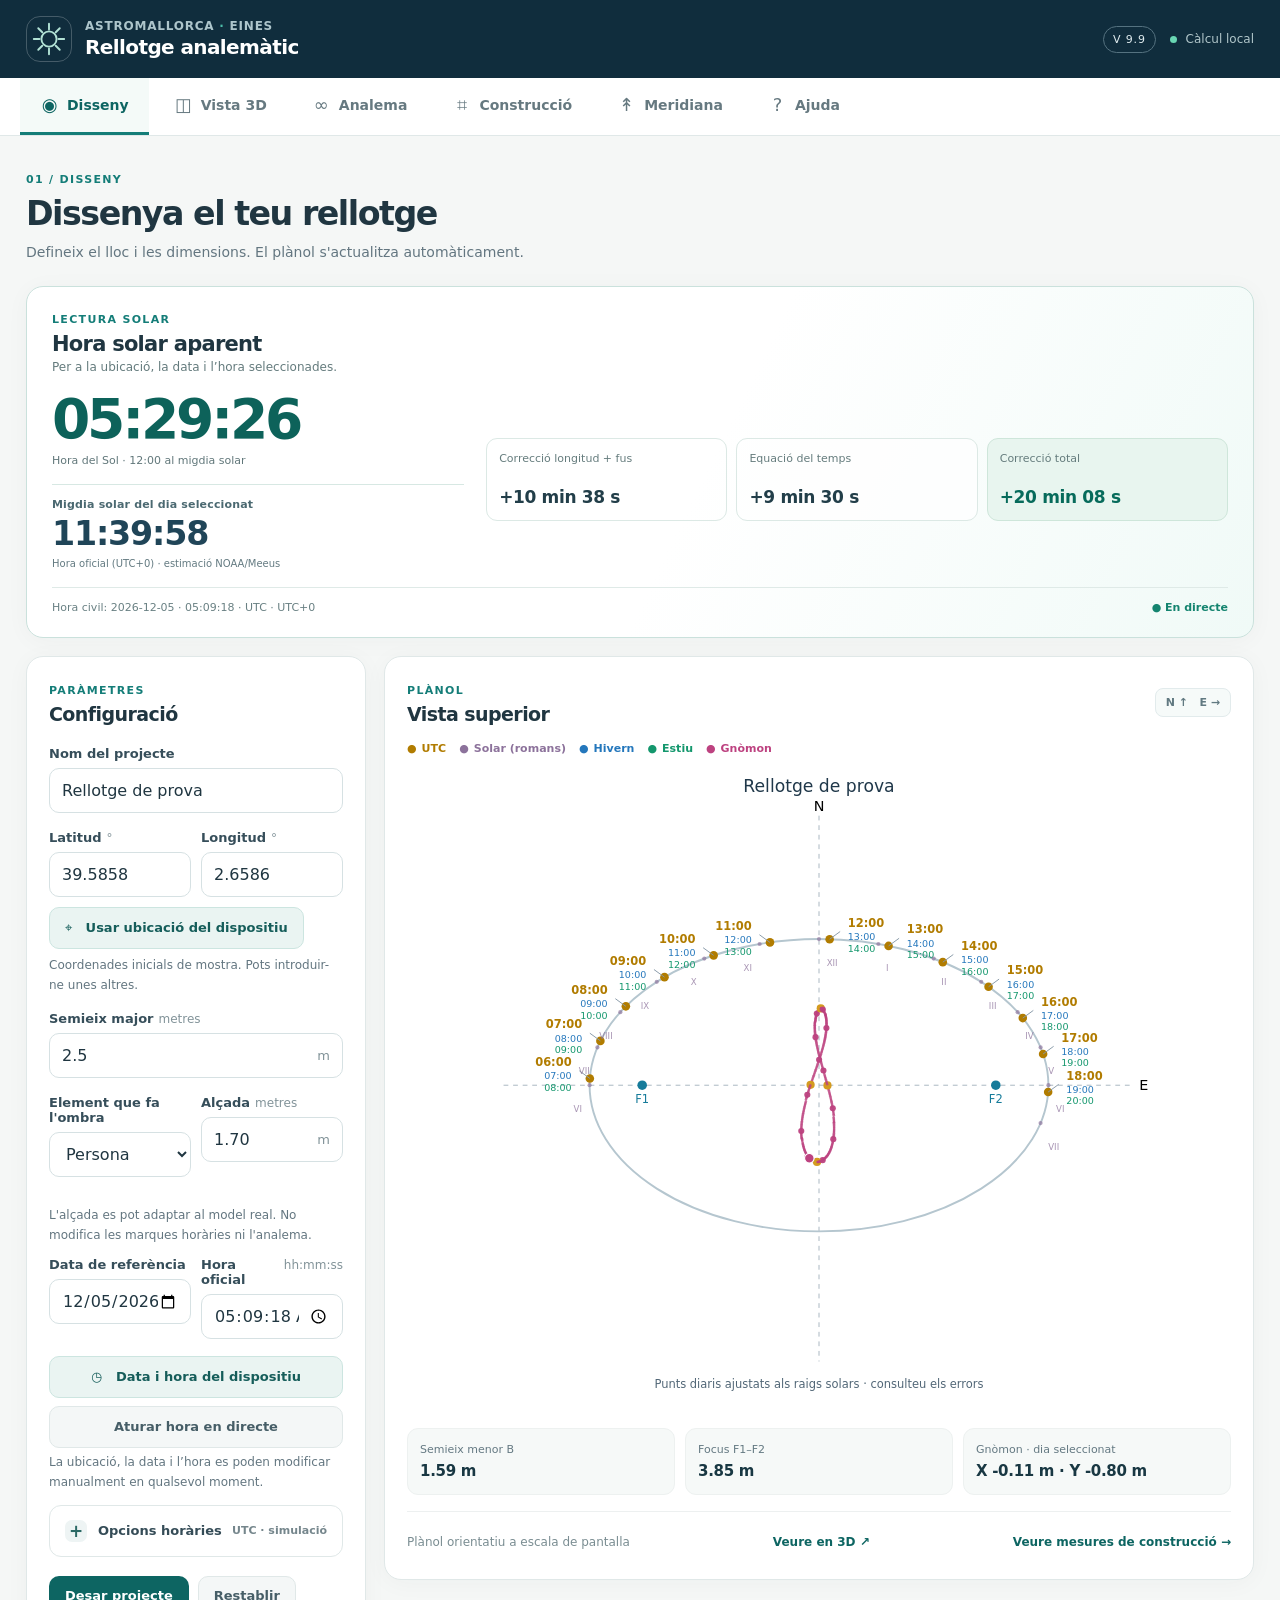
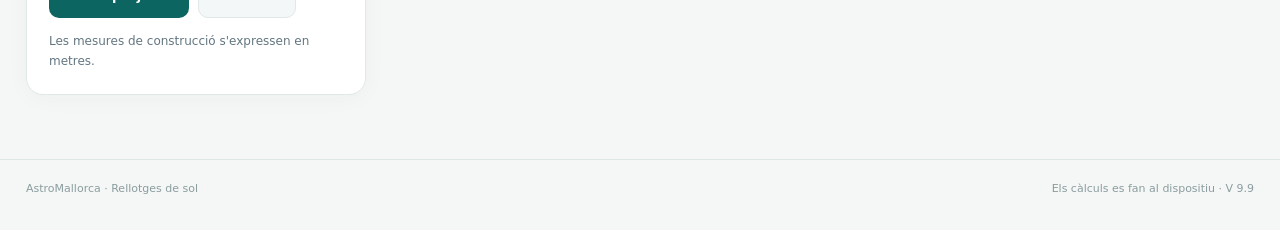
<file: index.html>
<!doctype html>
<html lang="ca">
<head>
<meta charset="utf-8">
<meta name="viewport" content="width=device-width,initial-scale=1,viewport-fit=cover">
<meta name="theme-color" content="#102d3d">
<meta name="description" content="Dissenya, orienta i construeix el teu rellotge analemàtic amb AstroMallorca.">
<link rel="manifest" href="manifest.webmanifest">
<link rel="icon" type="image/png" sizes="192x192" href="logoArsA-192.png">
<link rel="apple-touch-icon" sizes="192x192" href="logoArsA-192.png">
<link rel="stylesheet" href="ui.css">
<link rel="stylesheet" href="simulacio-3d.css">
<title>Rellotge analemàtic · AstroMallorca</title>
</head>
<body class="app-shell">
<header class="app-header">
  <div class="header-inner">
    <div class="brand-mark" aria-hidden="true">
      <svg viewBox="0 0 40 40" width="38" height="38"><circle cx="20" cy="20" r="8" fill="none" stroke="currentColor" stroke-width="2"/><path d="M20 4v6m0 20v6M4 20h6m20 0h6M8.7 8.7l4.2 4.2m14.2 14.2 4.2 4.2m0-22.6-4.2 4.2M12.9 27.1l-4.2 4.2" stroke="currentColor" stroke-width="2" stroke-linecap="round"/></svg>
    </div>
    <div class="brand-titles"><span class="brand-name">AstroMallorca <span class="brand-dot">·</span> Eines</span><span class="brand-subtitle">Rellotge analemàtic</span></div>
    <div class="header-right"><span class="version-label">V 9.9</span><span class="local-label"><span class="status-dot"></span> Càlcul local</span></div>
  </div>
</header>
<nav class="tab-navigation" aria-label="Seccions de l'aplicació">
  <div class="nav-inner" role="tablist" aria-label="Pantalles principals">
    <button type="button" class="nav-tab active" id="tab-disseny" data-tab="disseny" role="tab" aria-controls="view-disseny" aria-selected="true"><span class="nav-symbol" aria-hidden="true">◉</span><span>Disseny</span></button>
    <button type="button" class="nav-tab" id="tab-simulacio" data-tab="simulacio" role="tab" aria-controls="view-simulacio" aria-selected="false"><span class="nav-symbol" aria-hidden="true">◫</span><span>Vista 3D</span></button>
    <button type="button" class="nav-tab" id="tab-analema" data-tab="analema" role="tab" aria-controls="view-analema" aria-selected="false"><span class="nav-symbol" aria-hidden="true">∞</span><span>Analema</span></button>
    <button type="button" class="nav-tab" id="tab-construccio" data-tab="construccio" role="tab" aria-controls="view-construccio" aria-selected="false"><span class="nav-symbol" aria-hidden="true">⌗</span><span>Construcció</span></button>
    <button type="button" class="nav-tab" id="tab-meridiana" data-tab="meridiana" role="tab" aria-controls="view-meridiana" aria-selected="false"><span class="nav-symbol" aria-hidden="true">↟</span><span>Meridiana</span></button>
    <button type="button" class="nav-tab" id="tab-ajuda" data-tab="ajuda" role="tab" aria-controls="view-ajuda" aria-selected="false"><span class="nav-symbol" aria-hidden="true">?</span><span>Ajuda</span></button>
  </div>
</nav>
<main class="app-main">
  <section class="app-view active" id="view-disseny" role="tabpanel" aria-labelledby="tab-disseny">
    <div class="page-heading"><div><span class="eyebrow">01 / DISSENY</span><h1>Dissenya el teu rellotge</h1><p>Defineix el lloc i les dimensions. El plànol s'actualitza automàticament.</p></div></div>
    <section class="surface solar-clock-surface" aria-labelledby="solar-clock-title">
      <div class="solar-clock-intro"><span class="subheading">LECTURA SOLAR</span><h2 id="solar-clock-title">Hora solar aparent</h2><p>Per a la ubicació, la data i l’hora seleccionades.</p></div>
      <div class="solar-clock-body">
        <div class="solar-clock-primary"><strong id="solarTime" class="solar-time-digits">--:--:--</strong><span id="solarDayNote" class="solar-day-note"></span><span class="solar-clock-caption">Hora del Sol · 12:00 al migdia solar</span>
          <div class="solar-noon"><span class="solar-noon-label">Migdia solar del dia seleccionat</span><strong id="solarNoonTime" class="solar-noon-time">--:--:--</strong><span id="solarNoonNote" class="solar-noon-note">Hora oficial de la culminació solar.</span></div></div>
        <div class="solar-clock-metrics"><div><span>Correcció longitud + fus</span><strong id="solarLongitudeCorrection">—</strong></div><div><span>Equació del temps</span><strong id="solarEquationCorrection">—</strong></div><div class="solar-clock-total"><span>Correcció total</span><strong id="solarTotalCorrection">—</strong></div></div>
      </div>
      <div class="solar-clock-footer"><span id="solarClockContext">Selecciona una data i una hora.</span><span id="solarClockMode">Lectura manual</span></div>
    </section>
    <div class="design-grid">
      <section class="surface form-surface" aria-labelledby="design-settings-title">
        <div class="surface-heading"><div><span class="subheading">PARÀMETRES</span><h2 id="design-settings-title">Configuració</h2></div></div>
        <div class="field"><label for="name">Nom del projecte</label><input id="name" value="Rellotge de prova" autocomplete="off"></div>
        <div class="field-grid"><div class="field"><label for="lat">Latitud <span class="unit">°</span></label><input id="lat" type="number" min="-89" max="89" step="0.000001" value="39.5858" inputmode="decimal"></div><div class="field"><label for="lon">Longitud <span class="unit">°</span></label><input id="lon" type="number" min="-180" max="180" step="0.000001" value="2.6586" inputmode="decimal"></div></div>
        <div class="device-control"><button type="button" id="useLocation" class="btn btn-secondary">⌖ &nbsp; Usar ubicació del dispositiu</button><p id="locationStatus" class="hint" role="status" aria-live="polite">Coordenades inicials de mostra. Pots introduir-ne unes altres.</p></div>
        <div class="field"><label for="a">Semieix major <span class="unit">metres</span></label><div class="input-suffix"><input id="a" type="number" step="0.1" min="0.5" value="2.5" inputmode="decimal"><span aria-hidden="true">m</span></div></div>
        <div class="field-grid"><div class="field"><label for="gnomonType">Element que fa l'ombra</label><select id="gnomonType"><option value="persona">Persona</option><option value="vareta">Vareta vertical</option></select></div><div class="field"><label for="gnomonHeight">Alçada <span class="unit">metres</span></label><div class="input-suffix"><input id="gnomonHeight" type="number" min="0.10" max="20" step="0.05" value="1.70" inputmode="decimal"><span aria-hidden="true">m</span></div></div></div>
        <p class="hint">L'alçada es pot adaptar al model real. No modifica les marques horàries ni l'analema.</p>
        <div class="field-grid"><div class="field"><label for="date">Data de referència</label><input id="date" type="date" value="2026-11-24"></div><div class="field"><label for="time">Hora oficial <span class="unit">hh:mm:ss</span></label><input id="time" type="time" step="1" value="12:00:00"></div></div>
        <div class="device-actions"><button type="button" id="useDeviceTime" class="btn btn-secondary">◷ &nbsp; Data i hora del dispositiu</button><button type="button" id="toggleLive" class="btn btn-quiet" aria-pressed="false">Activar hora en directe</button></div>
        <p class="hint device-hint">La ubicació, la data i l’hora es poden modificar manualment en qualsevol moment.</p>
        <details class="fold"><summary>Opcions horàries <span class="fold-hint">UTC · simulació</span></summary><div class="fold-content">
          <div class="field"><label for="step">Interval de marques</label><select id="step"><option value="1">Cada hora</option><option value="0.5">Cada mitja hora</option></select></div>
          <div class="field-grid"><div class="field"><label for="from">Primera hora UTC</label><input id="from" type="number" min="0" max="23" value="6"></div><div class="field"><label for="to">Darrera hora UTC</label><input id="to" type="number" min="1" max="24" value="18"></div></div>
          <div class="field"><label for="tzMode">Fus horari de l’hora introduïda</label><select id="tzMode"><option value="device">Automàtic · fus del dispositiu</option><option value="manual">Introduir desfasament UTC</option></select></div>
          <div class="field" id="manualTimezoneField" hidden><label for="tzManual">Desfasament manual respecte d’UTC (hores)</label><input id="tzManual" type="number" min="-12" max="14" step="0.25" value="1" inputmode="decimal"><p class="hint">Per exemple, UTC+1 = 1; UTC−3 = -3. Inclou l’horari d’estiu, si correspon.</p></div>
          <p class="hint">Si introdueixes coordenades d’un altre país, comprova el fus horari. Les hores UTC de les marques del rellotge continuen essent fixes.</p>
        </div></details>
        <div class="form-actions"><button type="button" id="save" class="btn btn-primary">Desar projecte</button><button type="button" id="reset" class="btn btn-quiet">Restablir</button></div>
        <p class="hint form-footnote">Les mesures de construcció s'expressen en metres.</p>
      </section>
      <section class="surface plan-surface" aria-labelledby="plan-heading">
        <div class="surface-heading"><div><span class="subheading">PLÀNOL</span><h2 id="plan-heading">Vista superior</h2></div><span class="direction-chip">N ↑ &nbsp; E →</span></div>
        <div class="legend"><span class="solar">UTC</span><span class="solar-hours">Solar (romans)</span><span class="winter">Hivern</span><span class="summer">Estiu</span><span class="analemma">Gnòmon</span></div>
        <div class="drawing-frame"><svg id="drawing" viewBox="0 0 800 680" role="img" aria-label="Plànol geomètric del rellotge"></svg></div>
        <div class="stat"><div><span>Semieix menor B</span><strong id="bval">—</strong></div><div><span>Focus F1–F2</span><strong id="cval">—</strong></div><div><span>Gnòmon · dia seleccionat</span><strong id="gval">—</strong></div></div>
        <div class="plan-footer"><span>Plànol orientatiu a escala de pantalla</span><button class="inline-action" type="button" data-goto="simulacio">Veure en 3D ↗</button><button type="button" class="inline-action" data-goto="construccio">Veure mesures de construcció <span aria-hidden="true">→</span></button></div>
      </section>
    </div>
  </section>

  <section class="app-view" id="view-simulacio" role="tabpanel" aria-labelledby="tab-simulacio" hidden>
    <div class="page-heading"><div><span class="eyebrow">02 / SIMULACIÓ</span><h1>El rellotge en 3D</h1><p>Gira el model i observa l'ombra solar a qualsevol data i hora, amb les dimensions de Disseny.</p></div></div>
    <div class="simulation-layout">
      <section class="surface scene-surface" aria-label="Model tridimensional interactiu del rellotge">
        <div class="scene-toolbar"><span class="subheading">RELLOTGE SOLAR · VISUALITZACIÓ</span><span id="scene3dState" class="scene-badge">Ombra calculada</span></div>
        <div class="scene-canvas-wrap"><canvas id="scene3d" role="img" aria-label="Simulació tridimensional del rellotge analemàtic. Gira amb el dit o el ratolí, acosta amb dos dits i canvia la vista amb els botons."></canvas>
          <div class="scene-instructions">Arrossega per girar · Pessiga o usa la roda per acostar · Ombres sobre terreny pla</div>
        </div>
        <div class="scene-camera-actions" aria-label="Controls de càmera"><button id="sceneLeft" type="button" aria-label="Girar a l'esquerra">↶</button><button id="sceneRight" type="button" aria-label="Girar a la dreta">↷</button><button id="sceneZoomIn" type="button" aria-label="Apropar">+</button><button id="sceneZoomOut" type="button" aria-label="Allunyar">−</button><button id="sceneTop" type="button">Vista zenital</button><button id="sceneResetCamera" type="button">Restablir vista</button></div>
      </section>
      <aside class="surface scene-controls">
        <div class="surface-heading"><div><span class="subheading">CONTROL TEMPORAL</span><h2>Simula el moviment del Sol</h2></div></div>
        <div class="scene-range"><div class="scene-range-line"><label for="sceneDay">Data</label><output id="sceneDateLabel" for="sceneDay">—</output></div><input id="sceneDay" type="range" min="0" max="364" step="1" value="0"><div class="scene-range-limits"><span>1 gen.</span><span>31 des.</span></div></div>
        <div class="scene-range"><div class="scene-range-line"><label for="sceneHour">Hora oficial</label><output id="sceneHourLabel" for="sceneHour">—</output></div><input id="sceneHour" type="range" min="0" max="1439" step="1" value="720"><div class="scene-range-limits"><span>00:00</span><span>12:00</span><span>23:59</span></div></div>
        <button class="btn btn-secondary btn-block" id="sceneNow" type="button">◷ &nbsp; Ara · hora del dispositiu</button>
        <div class="scene-metrics"><div class="scene-metric"><span>Altura del Sol</span><strong id="sceneAltitude">—</strong></div><div class="scene-metric"><span>Azimut solar</span><strong id="sceneAzimuth">—</strong></div><div class="scene-metric"><span>Longitud de l'ombra</span><strong id="sceneShadow">—</strong></div><div class="scene-metric"><span>Dimensions del rellotge</span><strong id="scene3dSize">—</strong></div></div>
        <div class="scene-small-data"><div><span>Alçada de la figura</span><strong id="scene3dHeight">—</strong></div><div><span>Posició del gnòmon</span><strong id="sceneGnomonPoint">—</strong></div></div>
        <div class="scene-toggle-row"><label><input type="checkbox" id="sceneShowHours" checked> Mostrar hores</label><label><input type="checkbox" id="sceneShowAnalemma" checked> Mostrar analema</label></div>
        <p class="scene-tip" id="scene3dNote" role="status">La simulació mostra el mateix model configurat a Disseny.</p>
        <button class="btn btn-quiet btn-block scene-main-link" data-goto="disseny" type="button">Modificar el model a Disseny ↗</button>
      </aside>
    </div>
    <p class="scene-technical-note">Projecció 3D en perspectiva. L'altura i l'azimut solars provenen del motor NOAA/Meeus de l'app. La longitud de l'ombra suposa un terreny horitzontal i un gnòmon vertical; la silueta d'una persona és esquemàtica. No substitueix la comprovació al lloc.</p>
  </section>
  <section class="app-view" id="view-analema" role="tabpanel" aria-labelledby="tab-analema" hidden>
    <div class="page-heading"><div><span class="eyebrow">02 / ANALEMA</span><h1>Posició diària del gnòmon</h1><p>Explora el traçat anual i consulta la posició del dia que construiràs.</p></div></div>
    <div class="analemma-grid">
      <section class="surface" aria-labelledby="analemma-heading">
        <div class="surface-heading"><div><span class="subheading">TRAÇAT ANUAL</span><h2 id="analemma-heading">Analema ampliat</h2></div><span class="accent-key"><i></i> Dia seleccionat</span></div>
        <div class="analemma-figure"><svg id="analemmaDrawing" viewBox="0 0 700 490" role="img" aria-label="Vista ampliada de l'analema i el punt del dia"></svg></div>
        <p class="hint">Vista ampliada per llegir el recorregut. Per marcar el terreny, utilitza les coordenades en metres de Construcció.</p>
      </section>
      <aside class="surface analemma-detail">
        <div class="surface-heading"><div><span class="subheading">CONSULTA</span><h2>Un dia concret</h2></div></div>
        <div class="field"><label for="analemmaDate">Data</label><input type="date" id="analemmaDate" value="2026-11-02"></div>
        <div class="featured-value"><span>Posició del gnòmon</span><strong id="analemmaCurrent">—</strong><small>Origen: centre de l'el·lipse · X est / Y nord</small></div>
        <div class="mini-measure"><span>Precisió de l'ajust</span><strong id="analemmaAccuracy">—</strong></div>
        <button type="button" class="btn btn-secondary btn-block" data-goto="construccio">Obrir coordenades diàries</button>
        <p class="hint">La corba mostra els punts calculats, no una trajectòria exacta sense error a totes les hores.</p>
      </aside>
    </div>
  </section>
  <section class="app-view" id="view-construccio" role="tabpanel" aria-labelledby="tab-construccio" hidden>
    <div class="page-heading"><div><span class="eyebrow">03 / CONSTRUCCIÓ</span><h1>Del plànol al terreny</h1><p>Mesures, coordenades i arxius per marcar el rellotge sobre una superfície real.</p></div></div>
    <section class="surface construction-overview"><div class="surface-heading"><div><span class="subheading">REFERÈNCIES</span><h2>Mesures essencials</h2></div></div><p id="focusinfo" class="measure-description"></p><div class="reference-strip"><span><b>Origen</b> (0, 0) · centre</span><span><b>X positiu</b> cap a l'est</span><span><b>Y positiu</b> cap al nord</span></div></section>
    <section class="surface exports"><div class="surface-heading"><div><span class="subheading">FITXERS</span><h2>Exportar el projecte</h2></div></div><div class="export-buttons"><button type="button" id="svg" class="btn btn-primary">Descarregar plànol SVG</button><button type="button" id="csv" class="btn btn-secondary">Marques horàries CSV</button><button type="button" id="gnomonCSV" class="btn btn-secondary">Analema diari CSV</button><button type="button" id="print" class="btn btn-quiet">Imprimir / PDF</button></div></section>
    <section class="surface coords-surface"><div class="surface-heading"><div><span class="subheading">DETALL DE REPLANTEIG</span><h2>Coordenades</h2></div></div>
      <details class="fold coord-details" id="hourDetails"><summary>Marques horàries <span class="fold-hint"><span id="hourCount">0</span> punts</span></summary><div class="table-scroll"><table><thead><tr><th>UTC de marca*</th><th>X est (m)</th><th>Y nord (m)</th><th>Hivern</th><th>Estiu</th></tr></thead><tbody id="rows"></tbody></table></div></details>
      <details class="fold coord-details" id="dayDetails"><summary>Analema diari <span class="fold-hint"><span id="dayCount">365</span> punts</span></summary><p class="hint inset-note">Coordenades diàries ajustades als raigs solars de les marques UTC. Consultau els errors residuals abans de construir.</p><div class="table-scroll"><table><thead><tr><th>Data</th><th>X est (m)</th><th>Y nord (m)</th><th>EOT (min)</th><th>Declinació (°)</th><th>Error RMS (min)</th><th>Error màxim (min)</th></tr></thead><tbody id="dayRows"></tbody></table></div></details>
    </section>
  </section>
  <section class="app-view" id="view-meridiana" role="tabpanel" aria-labelledby="tab-meridiana" hidden>
    <div class="page-heading"><div><span class="eyebrow">04 / MERIDIANA</span><h1>Troba el nord geogràfic</h1><p>Dos procediments solars per traçar l'eix nord-sud sense brúixola magnètica.</p></div></div>
    <div class="tool-grid" id="meridiana">
      <a class="tool-card surface" href="meridiana-m1.html"><span class="tool-icon" aria-hidden="true">◒</span><span class="tool-meta">MÈTODE RÀPID · M1</span><strong>Semicercle solar</strong><span>Vareta vertical i escala de 180°. Alinea l'ombra amb els 90° i llegeix la meridiana calculada.</span><span class="tool-link">Obrir Meridiana M1 →</span></a>
      <a class="tool-card surface" href="orientacio-ombres.html"><span class="tool-icon" aria-hidden="true">△</span><span class="tool-meta">MÈTODE ALTERNATIU · C</span><strong>Triangulació amb ombres</strong><span>Marca la base i l'extrem de l'ombra. Calcula les distàncies per traçar l'eix al terreny.</span><span class="tool-link">Obrir Mode C →</span></a>
    </div>
    <p class="meridian-note">Ambdós mètodes necessiten Sol visible, una referència vertical i l'hora correcta. Comprovau sempre la direcció sobre el terreny.</p>
  </section>
  <section class="app-view" id="view-ajuda" role="tabpanel" aria-labelledby="tab-ajuda" hidden>
    <div class="page-heading"><div><span class="eyebrow">05 / AJUDA</span><h1>Construcció pas a pas</h1><p>Una guia breu per passar del càlcul al rellotge físic.</p></div></div>
    <section class="surface help-surface"><div class="help-steps">
      <div class="help-step"><span>01</span><div><h2>Defineix el lloc</h2><p>Indica latitud, longitud i semieix major a Disseny. Revisa que les coordenades corresponguin al lloc definitiu.</p></div></div>
      <div class="help-step"><span>02</span><div><h2>Traça la meridiana</h2><p>Amb M1 o Mode C, determina l'eix nord-sud real. És el primer pas abans de marcar l'el·lipse.</p></div></div>
      <div class="help-step"><span>03</span><div><h2>Marca l'el·lipse</h2><p>Assenyala el centre i els dos focus. Utilitza les distàncies i la corda indicades a Construcció.</p></div></div>
      <div class="help-step"><span>04</span><div><h2>Col·loca les marques</h2><p>Trasllada al terreny les coordenades de les hores UTC, prenent el centre com a origen.</p></div></div>
      <div class="help-step"><span>05</span><div><h2>Marca l'analema</h2><p>Fes servir les coordenades diàries per indicar on s'ha de col·locar el gnòmon mòbil. Verifica diverses ombres reals abans de donar el rellotge per acabat.</p></div></div>
    </div></section>
    <section class="surface technical"><details class="fold"><summary>Motor astronòmic i límits de precisió <span class="fold-hint">Informació tècnica</span></summary><div class="fold-content"><p class="hint"><strong>Motor:</strong> NOAA/Meeus local. Els punts diaris es calculen amb un ajust de mínims quadrats de la posició del gnòmon a les direccions solars de cada hora UTC mostrada, sempre que l'altura solar superi 15°. Les marques UTC són fixes sobre l'el·lipse i la taula mostra l'error angular residual aproximat en minuts. <strong>Cap ajust diari pot fer exactes simultàniament totes les hores.</strong> L'error de lectura real depèn també de l'ombra, del gruix de les marques i de la interpolació. Les etiquetes d'hivern i estiu són conversions UTC+1 i UTC+2; no són escales físiques independents. Verificau orientació i mesures in situ. No s'hi inclouen refracció atmosfèrica ni obstacles.</p><p id="simulation" class="hint"></p></div></details></section>
  </section>
</main>
<footer class="app-footer"><span>AstroMallorca · Rellotges de sol</span><span>Els càlculs es fan al dispositiu · V 9.9</span></footer>
<script>
const $=id=>document.getElementById(id), ids=['name','lat','lon','a','step','from','to','date','time','tzMode','tzManual','gnomonType','gnomonHeight'];const rad=Math.PI/180;const fmt=n=>Number(n).toFixed(2);let coords=[];let gnomonCoords=[];let lastMeridian=null;
// Motor solar unificat NOAA/Meeus: mateix càlcul per a analema, simulació i meridiana.
// No és NREL SPA. Les magnituds són aproximades i requereixen validació de camp.
function solarData(date){
 const instant=new Date(date+'T12:00:00Z');
 const s=solarAzimuth(instant,0,0);
 return {eot:s.eot,dec:s.decl};
}
function timeLabel(t){t=(t%24+24)%24;let h=Math.floor(t),m=Math.round((t-h)*60);if(m===60){h=(h+1)%24;m=0}return String(h).padStart(2,'0')+':'+String(m).padStart(2,'0')}
function download(content,name,type){let u=URL.createObjectURL(new Blob([content],{type})),link=document.createElement('a');link.href=u;link.download=name;link.click();setTimeout(()=>URL.revokeObjectURL(u),2000)}
function roman(n){const vals=[[10,'X'],[9,'IX'],[5,'V'],[4,'IV'],[1,'I']];let out='';for(const [v,t] of vals){while(n>=v){out+=t;n-=v}}return out||'—'}
function seasonEvents(year){ // Aproximació només per ressaltar el dia; no efemèrides exactes
 return new Set([`${year}-03-20`,`${year}-06-21`,`${year}-09-22`,`${year}-12-21`]);
}
// Ajust físic per dia: minimitza la distància perpendicular dels raigs d'ombra
// a les marques fixes UTC. No és una garantia d'error zero; s'exporten els residus.
function dailyGnomon(key,lat,lon,a,marks){
 const mid=solarData(key),gy=a*Math.cos(lat*rad)*Math.tan(mid.dec*rad);
 const initial={x:0,y:gy};
 let xx=0,xy=0,yy=0,bx=0,by=0,n=0;
 const observations=[];
 for(const mark of marks){
  const hh=Math.floor(mark.h),mm=Math.round((mark.h-hh)*60);
  const t=new Date(`${key}T00:00:00Z`);t.setUTCMinutes(hh*60+mm);
  const sol=solarAzimuth(t,lat,lon);
  if(sol.alt<15)continue;
  // Normal unitària al raig d'ombra: perpendicular a la direcció solar.
  const az=sol.az*rad,nx=Math.cos(az),ny=-Math.sin(az);
  const rhs=nx*mark.x+ny*mark.y;
  xx+=nx*nx;xy+=nx*ny;yy+=ny*ny;bx+=nx*rhs;by+=ny*rhs;n++;
  observations.push({mark,sol,nx,ny});
 }
 // Si hi ha poques observacions, empram el gnòmon clàssic i avisam.
 const det=xx*yy-xy*xy;
 let x=initial.x,y=initial.y;
 if(n>=3&&det>1e-7){x=(bx*yy-by*xy)/det;y=(by*xx-bx*xy)/det;}
 let sum=0,max=0,count=0;
 for(const {mark,sol,nx,ny} of observations){
  const dx=mark.x-x,dy=mark.y-y;
  // Si el punt quedàs darrere de l'ombra, no seria una lectura vàlida.
  const az=sol.az*rad,along=-Math.sin(az)*dx-Math.cos(az)*dy;
  if(along<=0)continue;
  const angular=Math.atan2(Math.abs(nx*dx+ny*dy),along)/rad;
  const mins=angular*4;sum+=mins*mins;max=Math.max(max,mins);count++;
 }
 return {x,y,eot:mid.eot,dec:mid.dec,rms:count?Math.sqrt(sum/count):NaN,max:count?max:NaN,count};
}
function render(){
 const lat=+$('lat').value,lon=+$('lon').value,a=+$('a').value,step=+$('step').value,from=+$('from').value,to=+$('to').value;
 if(!Number.isFinite(lat)||Math.abs(lat)>=89||!Number.isFinite(lon)||a<=0||from>=to||to-from>24){$('drawing').innerHTML='<text x="30" y="50">Revisa les dades introduïdes.</text>';return}
 const b=a*Math.abs(Math.sin(lat*rad)),c=Math.sqrt(a*a-b*b),date=$('date').value||'2026-11-02';
 $('bval').textContent=fmt(b)+' m';$('cval').textContent=fmt(2*c)+' m';$('focusinfo').textContent=`Focus: F1 a ${fmt(c)} m a l’oest i F2 a ${fmt(c)} m a l’est del centre. Separació ${fmt(2*c)} m. Corda tensada amb extrems als focus: ${fmt(2*a)} m útils. Si és un llaç tancat al voltant dels focus i del marcador: ${fmt(2*a+2*c)} m, sense nusos.`;
 const {eot,dec}=solarData(date);

 const sc=240/Math.max(a,b,.1),cx=400,cy=335,X=x=>cx+x*sc,Y=y=>cy-y*sc;
 const esc=t=>String(t).replace(/[&<>"']/g,c=>({'&':'&amp;','<':'&lt;','>':'&gt;','"':'&quot;',"'":'&apos;'}[c]));
 let s=`<rect width="800" height="680" fill="white"/><text x="400" y="28" text-anchor="middle" font-size="18" fill="#20384a">${esc($('name').value)}</text><path d="M400 53 V624 M70 335 H730" stroke="#a7b5bf" stroke-dasharray="5 5"/><text x="400" y="48" text-anchor="middle" font-size="15">N</text><text x="735" y="340" font-size="15">E</text><ellipse cx="400" cy="335" rx="${a*sc}" ry="${b*sc}" fill="none" stroke="#b5c6cf" stroke-width="2"/>`;
 coords=[];
 s+=`<circle cx="${X(-c)}" cy="${Y(0)}" r="5" fill="#167b9a"/><circle cx="${X(c)}" cy="${Y(0)}" r="5" fill="#167b9a"/><text x="${X(-c)}" y="${Y(0)+19}" text-anchor="middle" font-size="12" fill="#167b9a">F1</text><text x="${X(c)}" y="${Y(0)+19}" text-anchor="middle" font-size="12" fill="#167b9a">F2</text>`;
 // Una marca UTC per hora, desplaçada segons longitud; les hores oficials comparteixen la marca.
 for(let utc=from;utc<=to+0.0001;utc+=step){
  const h=utc+lon/15,H=(h-12)*15*rad,x=a*Math.sin(H),y=b*Math.cos(H),px=X(x),py=Y(y);
  coords.push({h:utc,x,y});const sign=x<0?-1:1,lx=px+sign*19,anchor=sign<0?'end':'start';
  s+=`<circle cx="${px}" cy="${py}" r="4.5" fill="#b17c00"/><line x1="${px}" y1="${py}" x2="${px+sign*11}" y2="${py-8}" stroke="#8799a7"/><text x="${lx}" y="${py-13}" text-anchor="${anchor}" fill="#b17c00" font-size="12" font-weight="700">${timeLabel(utc)}</text><text x="${lx}" y="${py+1}" text-anchor="${anchor}" fill="#2477bc" font-size="10">${timeLabel(utc+1)}</text><text x="${lx}" y="${py+13}" text-anchor="${anchor}" fill="#14976d" font-size="10">${timeLabel(utc+2)}</text>`;
 }
 // Marques solars separades, subtils, sense alterar les marques principals UTC.
 for(let h=Math.floor(from+lon/15);h<=Math.ceil(to+lon/15);h++){
  if(h<1||h>23)continue;
  const H=(h-12)*15*rad,x=a*Math.sin(H),y=b*Math.cos(H),px=X(x),py=Y(y),sign=x<0?-1:1;
  s+=`<circle cx="${px}" cy="${py}" r="2.2" fill="#8c729b" opacity=".65"/><text x="${px+sign*8}" y="${py+28}" text-anchor="${sign<0?'end':'start'}" fill="#8c729b" opacity=".75" font-size="9">${roman(h<=12?h:h-12)}</text>`;
 }
 // Analema calculat per ajust físic dels raigs d’ombra a les marques UTC fixes.
 const year=Number(date.slice(0,4)),events=seasonEvents(year),total=(Date.UTC(year+1,0,1)-Date.UTC(year,0,1))/86400000;
 let dots='';gnomonCoords=[];
 for(let day=0;day<total;day++){
  const d=new Date(Date.UTC(year,0,day+1)),key=d.toISOString().slice(0,10),v=solarData(key);
  const point=dailyGnomon(key,lat,lon,a,coords),px=X(point.x),py=Y(point.y);
  gnomonCoords.push({date:key,...point});
  const first=d.getUTCDate()===1,event=events.has(key),r=event?4.3:first?3.2:1.35;
  dots+=`<circle cx="${px}" cy="${py}" r="${r}" fill="${event?'#d49b20':'#bd4280'}" opacity="${event?1:first?.95:.72}"/>`;
 }
 const today=gnomonCoords.find(v=>v.date===date)||gnomonCoords[0];
 $('gval').textContent='X '+fmt(today.x)+' m · Y '+fmt(today.y)+' m';
 s+=`${dots}<circle cx="${X(today.x)}" cy="${Y(today.y)}" r="5" fill="#bd4280" stroke="white" stroke-width="1.2"/><text x="400" y="652" text-anchor="middle" font-size="12" fill="#526777">Punts diaris ajustats als raigs solars · consulteu els errors</text>`;
 $('drawing').innerHTML=s;
 $('rows').innerHTML=coords.map(v=>`<tr><td>${timeLabel(v.h)}</td><td>${fmt(v.x)}</td><td>${fmt(v.y)}</td><td>${timeLabel(v.h+1)}</td><td>${timeLabel(v.h+2)}</td></tr>`).join('');
 $('hourCount').textContent=coords.length;
 $('dayCount').textContent=gnomonCoords.length;
 $('dayRows').innerHTML=gnomonCoords.map(v=>`<tr${v.date===date?' style="background:#fff0f6;font-weight:600"':''}><td>${v.date}</td><td>${v.x.toFixed(4)}</td><td>${v.y.toFixed(4)}</td><td>${v.eot.toFixed(3)}</td><td>${v.dec.toFixed(3)}</td><td>${Number.isFinite(v.rms)?v.rms.toFixed(2):'—'}</td><td>${Number.isFinite(v.max)?v.max.toFixed(2):'—'}</td></tr>`).join('');
 const clock=calculateSolarClock();
 const solarExplanation=clock?`Hora solar aparent ${clock.text} (${clock.zoneLabel}); correcció longitud/fus ${formatSignedMinutes(clock.longitudeCorrection)}, equació del temps ${formatSignedMinutes(clock.eot)}, correcció total ${formatSignedMinutes(clock.totalCorrection)}.`:'Revisa data, hora, longitud i fus horari.';
 $('simulation').textContent=`Per al ${date}, declinació solar aproximada ${fmt(dec)}°, equació del temps diària a les 12 UTC ${fmt(eot)} min. Les marques UTC són fixes i l'analema diari es calcula per minimitzar l'error d'alineació. ${solarExplanation} Les dates d’equinoccis i solsticis ressaltades són aproximades. Error RMS del dia: ${Number.isFinite(today.rms)?today.rms.toFixed(2):"—"} minuts; màxim: ${Number.isFinite(today.max)?today.max.toFixed(2):"—"} minuts.`;
}
ids.filter(id=>!['time','gnomonType','gnomonHeight'].includes(id)).forEach(id=>$(id).addEventListener('input',render));
let timeRenderTimer; $('time').addEventListener('input',()=>{clearTimeout(timeRenderTimer);timeRenderTimer=setTimeout(render,400)});$('svg').onclick=()=>download('<?xml version="1.0" encoding="UTF-8"?>\n'+$('drawing').outerHTML,'rellotge-analematic.svg','image/svg+xml');$('csv').onclick=()=>download('\ufeffUTC;X est (m);Y nord (m);Hivern;Estiu\n'+coords.map(v=>[timeLabel(v.h),fmt(v.x),fmt(v.y),timeLabel(v.h+1),timeLabel(v.h+2)].join(';')).join('\n'),'coordenades-rellotge.csv','text/csv');$('gnomonCSV').onclick=()=>download('\ufeffData;X est (m);Y nord (m);Equació del temps (min);Declinació (graus);Error RMS aproximat (min);Error màxim aproximat (min);Mostres\n'+gnomonCoords.map(v=>[v.date,v.x.toFixed(4),v.y.toFixed(4),v.eot.toFixed(4),v.dec.toFixed(4),v.rms.toFixed(3),v.max.toFixed(3),v.count].join(';')).join('\n'),'gnomon-diari-ajustat.csv','text/csv');$('print').onclick=()=>window.print();$('save').onclick=()=>{localStorage.setItem('rellotge-analematic-v1',JSON.stringify(Object.fromEntries(ids.map(i=>[i,$(i).value]))));alert('Projecte desat en aquest navegador.')};$('reset').onclick=()=>{localStorage.removeItem('rellotge-analematic-v1');location.reload()};let hasSavedProject=false;try{let saved=JSON.parse(localStorage.getItem('rellotge-analematic-v1'));if(saved){hasSavedProject=true;ids.forEach(i=>{if(saved[i]!=null)$(i).value=saved[i]})}}catch{}
// Algoritme solar aproximat (Meeus/NOAA); no és implementació ni certificació NREL SPA.
function solarAzimuth(instant,lat,lon){
 const jd=instant.getTime()/86400000+2440587.5,T=(jd-2451545)/36525;
 const norm=x=>(x%360+360)%360;
 const L0=norm(280.46646+T*(36000.76983+0.0003032*T)),M=norm(357.52911+T*(35999.05029-0.0001537*T));
 const ecc=0.016708634-T*(0.000042037+0.0000001267*T);
 const C=(1.914602-T*(0.004817+0.000014*T))*Math.sin(M*rad)+(0.019993-0.000101*T)*Math.sin(2*M*rad)+0.000289*Math.sin(3*M*rad);
 const trueLon=L0+C,omega=125.04-1934.136*T,lambda=trueLon-0.00569-0.00478*Math.sin(omega*rad);
 const eps0=23+(26+(21.448-T*(46.815+T*(0.00059-T*0.001813)))/60)/60;
 const eps=eps0+0.00256*Math.cos(omega*rad);
 const decl=Math.asin(Math.sin(eps*rad)*Math.sin(lambda*rad));
 const y=Math.tan(eps*rad/2)**2;
 const E=4/rad*(y*Math.sin(2*L0*rad)-2*ecc*Math.sin(M*rad)+4*ecc*y*Math.sin(M*rad)*Math.cos(2*L0*rad)-0.5*y*y*Math.sin(4*L0*rad)-1.25*ecc*ecc*Math.sin(2*M*rad));
 const minutes=instant.getUTCHours()*60+instant.getUTCMinutes()+instant.getUTCSeconds()/60+instant.getUTCMilliseconds()/60000;
 const ha=(norm((minutes+E+4*lon)/4)-180)*rad,phi=lat*rad;
 const alt=Math.asin(Math.sin(phi)*Math.sin(decl)+Math.cos(phi)*Math.cos(decl)*Math.cos(ha));
 const az=norm(Math.atan2(Math.sin(ha),Math.cos(ha)*Math.sin(phi)-Math.tan(decl)*Math.cos(phi))/rad+180);
 return {az,alt:alt/rad,decl:decl/rad,eot:E,ha:ha/rad};
}
// Hora solar aparent a partir de l'instant exacte, longitud i equació del temps.
// El fus horari del navegador és el de l'hora CIVIL seleccionada, no es dedueix del GPS.
function formatSignedMinutes(value){
 if(!Number.isFinite(value))return '—';
 const sign=value<0?'−':'+';const seconds=Math.round(Math.abs(value)*60);
 return `${sign}${Math.floor(seconds/60)} min ${String(seconds%60).padStart(2,'0')} s`;
}
function calculateSolarClock(){
 const date=$('date').value,time=$('time').value,lat=+$('lat').value,lon=+$('lon').value;
 if($('lat').value===''||$('lon').value===''||!/^\d{4}-\d{2}-\d{2}$/.test(date)||!/^\d{2}:\d{2}(?::\d{2})?$/.test(time)||!Number.isFinite(lat)||Math.abs(lat)>90||!Number.isFinite(lon)||Math.abs(lon)>180)return null;
 const [hh,mm,ss=0]=time.split(':').map(Number);
 if(hh>23||mm>59||ss>59)return null;
 const [yr,mo,day]=date.split('-').map(Number),civilMinutes=hh*60+mm+ss/60;
 let instant,offsetHours,zoneLabel;
 if($('tzMode').value==='manual'){
  offsetHours=Number($('tzManual').value);
  if(!Number.isFinite(offsetHours)||offsetHours< -12||offsetHours>14||$('tzManual').value==='')return null;
  instant=new Date(Date.UTC(yr,mo-1,day,hh,mm,ss)-offsetHours*3600000);
  zoneLabel=`UTC${offsetHours>=0?'+':'−'}${Math.abs(offsetHours).toString().replace('.',',')}`;
 }else{
  instant=new Date(`${date}T${time}`);
  if(Number.isNaN(instant.getTime()))return null;
  offsetHours=-instant.getTimezoneOffset()/60;
  const zone=Intl.DateTimeFormat().resolvedOptions().timeZone||'dispositiu';
  zoneLabel=`${zone} · UTC${offsetHours>=0?'+':'−'}${Math.abs(offsetHours).toString().replace('.',',')}`;
 }
 if(Number.isNaN(instant.getTime()))return null;
 // UTC+offset defines the clock's zone meridian (15° per hour).
 const longitudeCorrection=4*(lon-15*offsetHours),eot=solarAzimuth(instant,lat,lon).eot,totalCorrection=longitudeCorrection+eot;
 const unwrapped=civilMinutes+totalCorrection,secondsOfDay=Math.round(unwrapped*60);
 const dayShift=Math.floor(secondsOfDay/86400),sec=((secondsOfDay%86400)+86400)%86400;
 const text=[Math.floor(sec/3600),Math.floor(sec%3600/60),sec%60].map(v=>String(v).padStart(2,'0')).join(':');
 return {instant,offsetHours,zoneLabel,longitudeCorrection,eot,totalCorrection,text,dayShift};
}
render();if('serviceWorker'in navigator)navigator.serviceWorker.register('sw.js');
</script>
<script src="solar-clock.js"></script>
<script src="ui.js"></script>
<script src="simulacio-3d.js"></script>
</body></html>
</file>
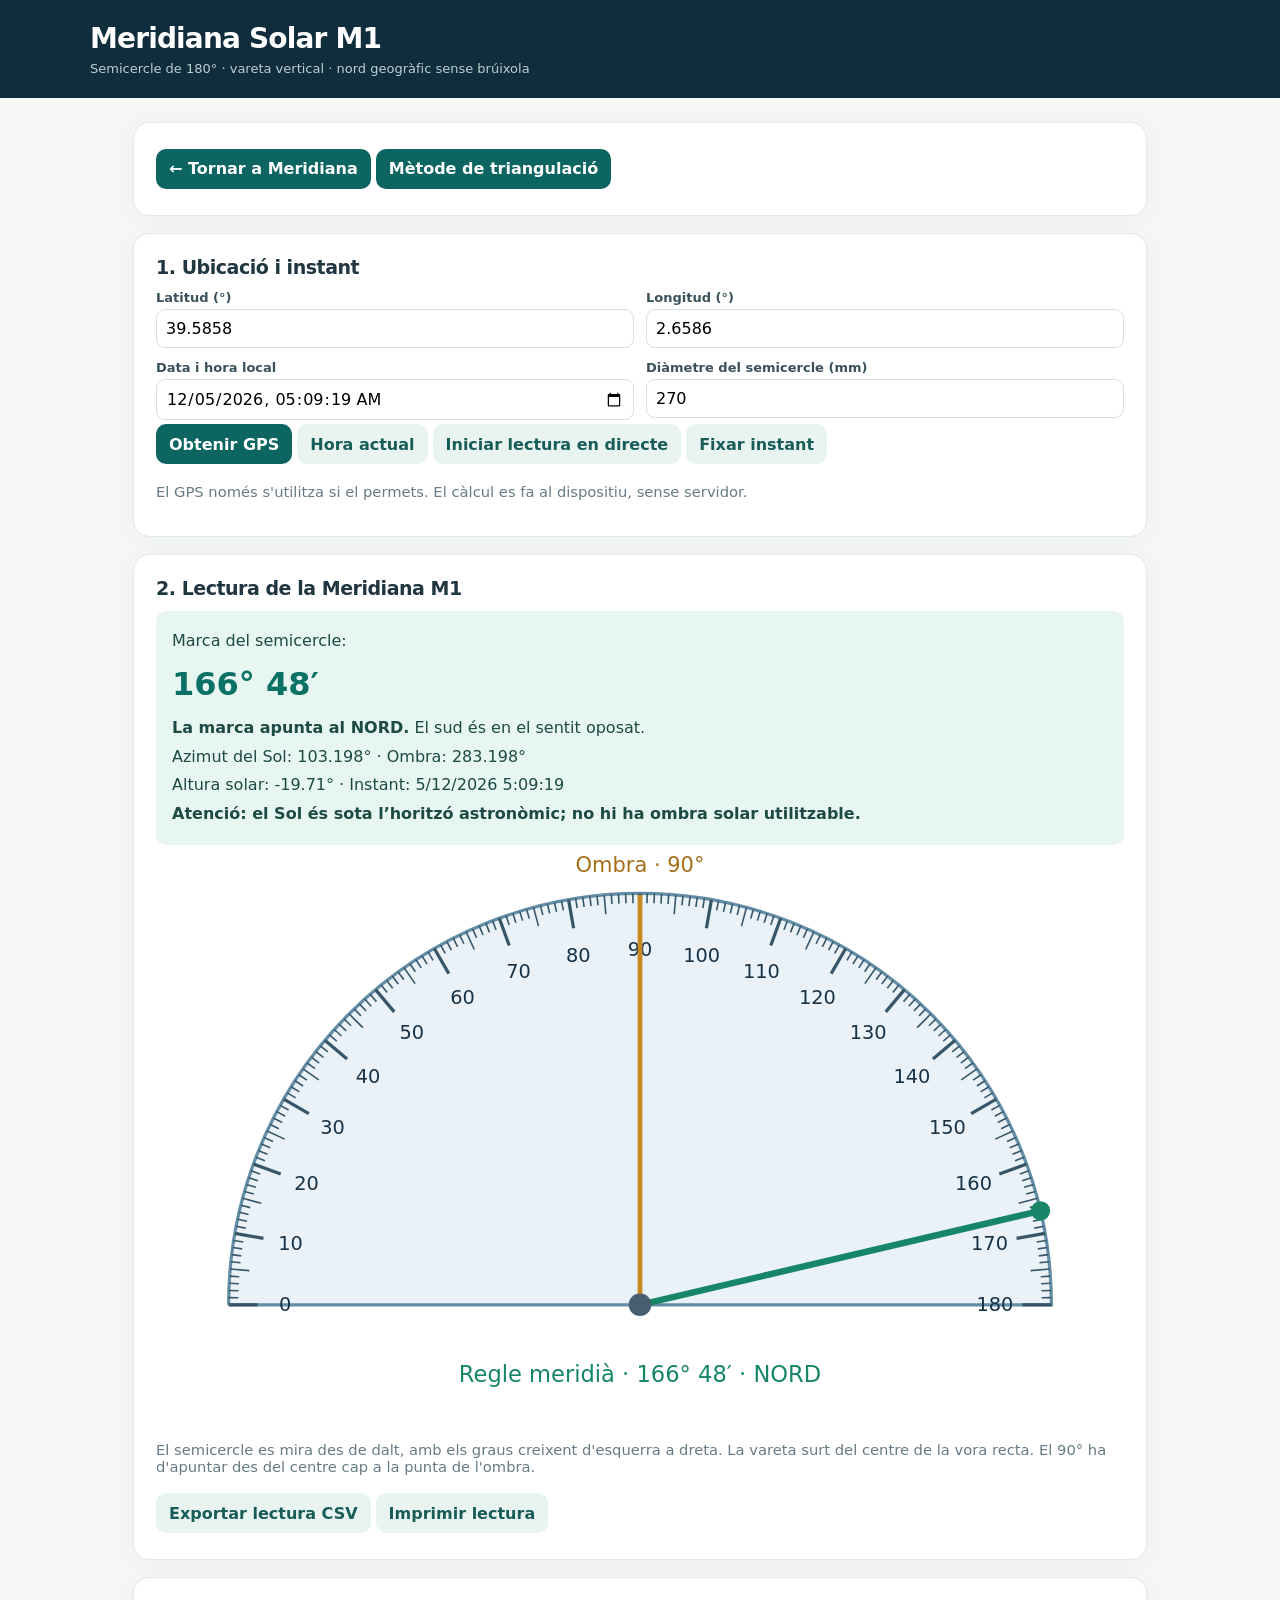
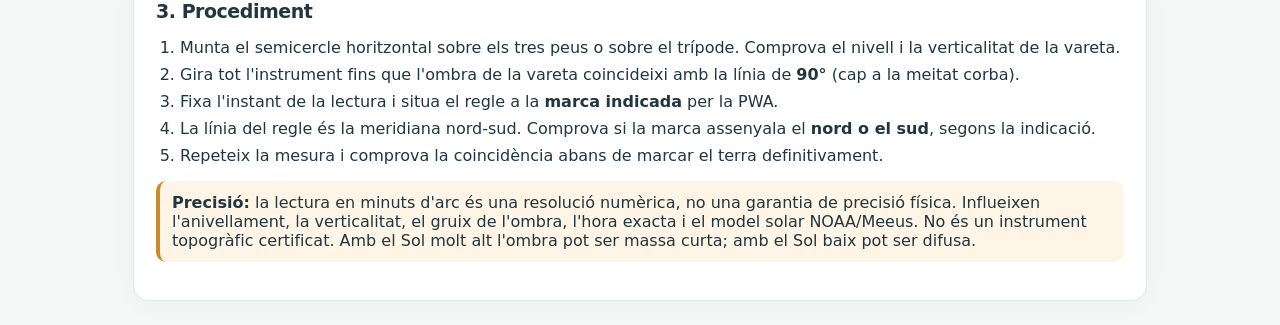
<file: meridiana-m1.html>
<!doctype html><html lang="ca"><head><meta charset="utf-8"><meta name="viewport" content="width=device-width,initial-scale=1"><meta name="theme-color" content="#146a8d"><title>Meridiana Solar M1 · AstroMallorca</title><style>
*{box-sizing:border-box}body{font-family:system-ui,-apple-system,sans-serif;background:#f3f6f8;color:#173247;margin:0}header{background:#146a8d;color:white;padding:18px 20px}header h1{margin:0;font-size:1.55rem}header p{margin:6px 0 0}.wrap{max-width:1000px;margin:18px auto;padding:0 12px}.panel{background:white;border:1px solid #d9e3ea;border-radius:13px;padding:18px;margin-bottom:16px}h2{margin:0 0 12px;font-size:1.2rem}.grid{display:grid;grid-template-columns:repeat(2,minmax(0,1fr));gap:12px}label{display:block;font-weight:650;margin-bottom:4px}input{font:inherit;width:100%;padding:9px;border:1px solid #9db2c1;border-radius:8px}button,a.btn{display:inline-block;font:inherit;cursor:pointer;background:#146a8d;color:white;border:0;border-radius:8px;padding:10px 13px;text-decoration:none;margin:4px 5px 4px 0}button.secondary{background:#e8f0f5;color:#173247}.result{background:#eaf5f0;border-radius:10px;padding:16px;line-height:1.8}.big{font-size:2rem;font-weight:750;color:#116a52}.muted{color:#536b79;font-size:.92rem}.warning{background:#fff5e6;border-left:4px solid #cb8b28;padding:12px}svg{width:100%;max-width:600px;display:block;margin:auto}#disc text{font-family:system-ui,sans-serif}ol{padding-left:24px}li{margin-bottom:8px}@media(max-width:600px){.grid{grid-template-columns:1fr}.big{font-size:1.65rem}}@media print{header,.no-print{display:none!important}body{background:white}.panel{border:0;break-inside:avoid}}</style><link rel="stylesheet" href="ui.css"></head><body class="tool-screen"><header><h1>Meridiana Solar M1</h1><p>Semicercle de 180° · vareta vertical · nord geogràfic sense brúixola</p></header><main class="wrap"><section class="panel no-print"><a class="btn" href="index.html#meridiana">← Tornar a Meridiana</a><a class="btn" href="orientacio-ombres.html">Mètode de triangulació</a></section><section class="panel"><h2>1. Ubicació i instant</h2><div class="grid"><div><label for="lat">Latitud (°)</label><input id="lat" type="number" min="-90" max="90" step="0.000001" value="39.5858"></div><div><label for="lon">Longitud (°)</label><input id="lon" type="number" min="-180" max="180" step="0.000001" value="2.6586"></div><div><label for="instant">Data i hora local</label><input id="instant" type="datetime-local" step="1"></div><div><label for="diameter">Diàmetre del semicercle (mm)</label><input id="diameter" type="number" min="100" max="600" step="1" value="270"></div></div><div class="no-print"><button id="gps">Obtenir GPS</button><button id="now" class="secondary">Hora actual</button><button id="live" class="secondary">Iniciar lectura en directe</button><button id="freeze" class="secondary">Fixar instant</button></div><p class="muted" id="status">El GPS només s'utilitza si el permets. El càlcul es fa al dispositiu, sense servidor.</p></section><section class="panel"><h2>2. Lectura de la Meridiana M1</h2><div id="result" class="result" aria-live="polite"></div><svg id="disc" viewBox="0 0 600 360" role="img" aria-label="Semicercle amb ombra a 90 graus i regle sobre la meridiana"></svg><p class="muted">El semicercle es mira des de dalt, amb els graus creixent d'esquerra a dreta. La vareta surt del centre de la vora recta. El 90° ha d'apuntar des del centre cap a la punta de l'ombra.</p><div class="no-print"><button id="csv" class="secondary">Exportar lectura CSV</button><button id="print" class="secondary">Imprimir lectura</button></div></section><section class="panel"><h2>3. Procediment</h2><ol><li>Munta el semicercle horitzontal sobre els tres peus o sobre el trípode. Comprova el nivell i la verticalitat de la vareta.</li><li>Gira tot l'instrument fins que l'ombra de la vareta coincideixi amb la línia de <strong>90°</strong> (cap a la meitat corba).</li><li>Fixa l'instant de la lectura i situa el regle a la <strong>marca indicada</strong> per la PWA.</li><li>La línia del regle és la meridiana nord-sud. Comprova si la marca assenyala el <strong>nord o el sud</strong>, segons la indicació.</li><li>Repeteix la mesura i comprova la coincidència abans de marcar el terra definitivament.</li></ol><p class="warning"><strong>Precisió:</strong> la lectura en minuts d'arc és una resolució numèrica, no una garantia de precisió física. Influeixen l'anivellament, la verticalitat, el gruix de l'ombra, l'hora exacta i el model solar NOAA/Meeus. No és un instrument topogràfic certificat. Amb el Sol molt alt l'ombra pot ser massa curta; amb el Sol baix pot ser difusa.</p></section></main><script src="orientacio-solar.js"></script><script src="meridiana-m1.js"></script></body></html>
</file>
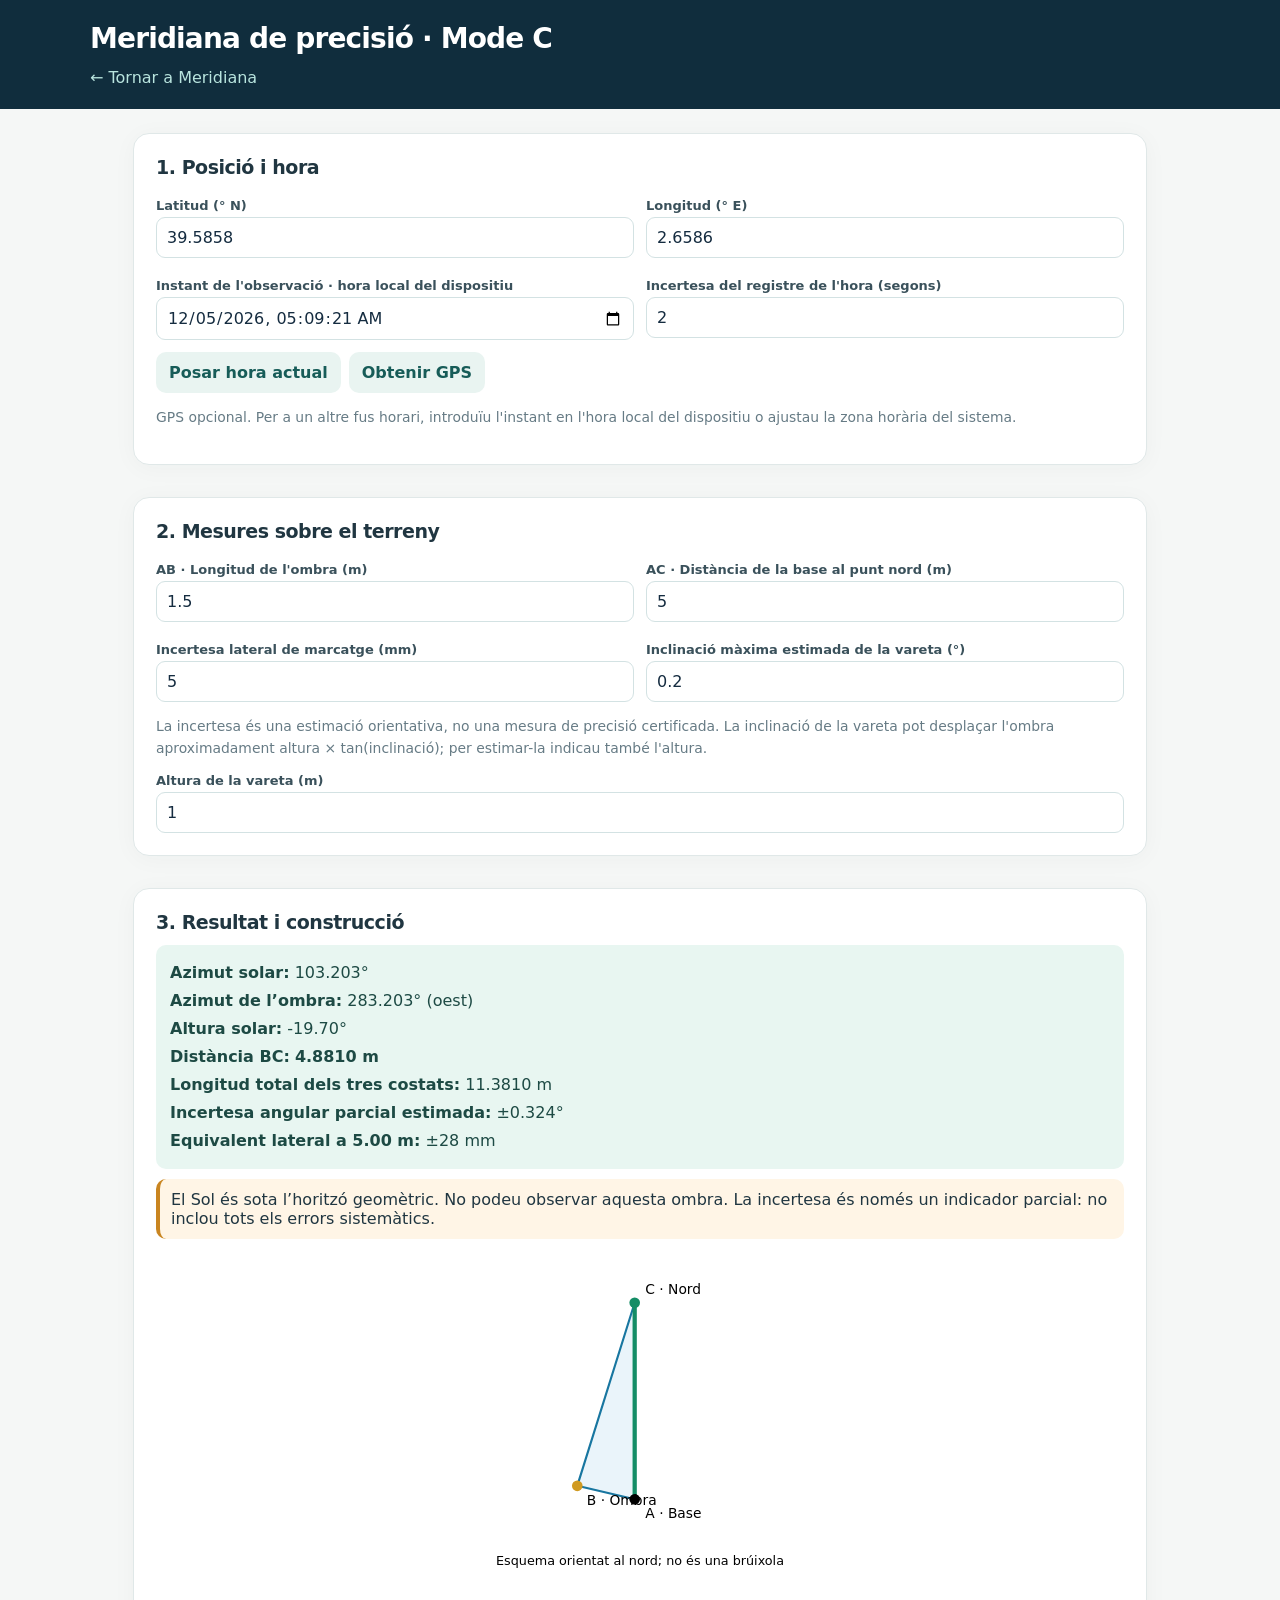
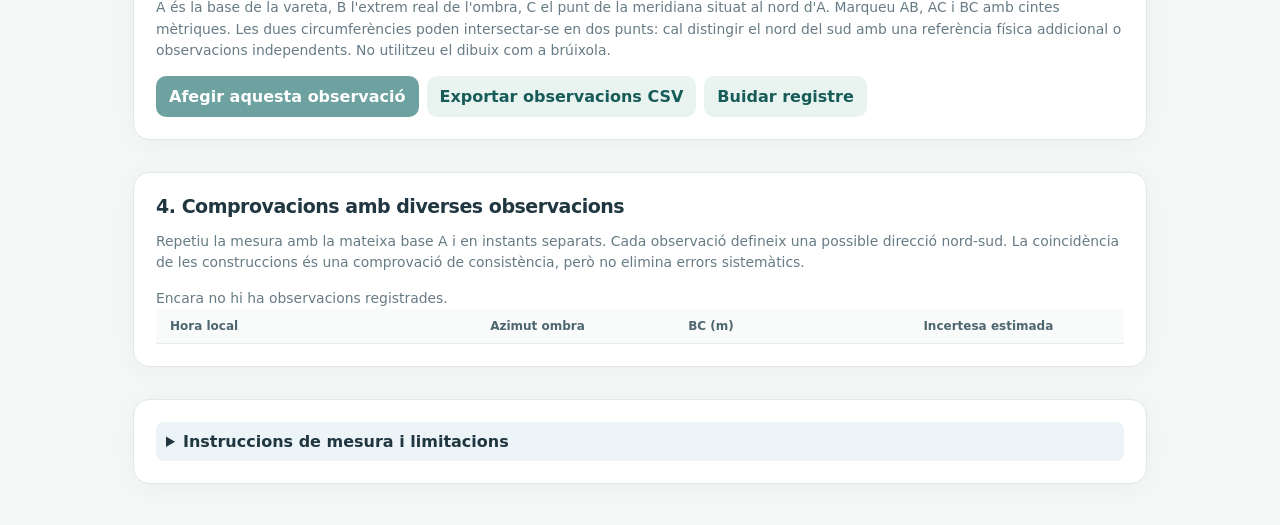
<file: orientacio-ombres.html>
<!doctype html><html lang="ca"><head><meta charset="utf-8"><meta name="viewport" content="width=device-width,initial-scale=1"><meta name="theme-color" content="#10243a"><title>Meridiana de precisió · Mode C</title><link rel="stylesheet" href="orientacio-ombres.css"><link rel="stylesheet" href="ui.css"></head><body class="tool-screen"><header><h1>Meridiana de precisió · Mode C</h1><a href="index.html#meridiana">← Tornar a Meridiana</a></header><main><section class="panel"><h2>1. Posició i hora</h2><div class="grid"><div><label for="lat">Latitud (° N)</label><input id="lat" type="number" step="any" value="39.5858"></div><div><label for="lon">Longitud (° E)</label><input id="lon" type="number" step="any" value="2.6586"></div><div><label for="when">Instant de l'observació · hora local del dispositiu</label><input id="when" type="datetime-local" step="1"></div><div><label for="timeError">Incertesa del registre de l'hora (segons)</label><input id="timeError" type="number" min="0" step="1" value="2"></div></div><div class="buttons"><button id="now" class="secondary">Posar hora actual</button><button id="gps" class="secondary">Obtenir GPS</button></div><p class="muted" id="gpsinfo">GPS opcional. Per a un altre fus horari, introduïu l'instant en l'hora local del dispositiu o ajustau la zona horària del sistema.</p></section><section class="panel"><h2>2. Mesures sobre el terreny</h2><div class="grid"><div><label for="ab">AB · Longitud de l'ombra (m)</label><input id="ab" type="number" min="0.01" step="any" value="1.5"></div><div><label for="ac">AC · Distància de la base al punt nord (m)</label><input id="ac" type="number" min="0.1" step="any" value="5"></div><div><label for="markError">Incertesa lateral de marcatge (mm)</label><input id="markError" type="number" min="0" step="any" value="5"></div><div><label for="verticalError">Inclinació màxima estimada de la vareta (°)</label><input id="verticalError" type="number" min="0" max="15" step="any" value="0.2"></div></div><p class="muted">La incertesa és una estimació orientativa, no una mesura de precisió certificada. La inclinació de la vareta pot desplaçar l'ombra aproximadament altura × tan(inclinació); per estimar-la indicau també l'altura.</p><label for="height">Altura de la vareta (m)</label><input id="height" type="number" min="0.05" step="any" value="1"></section><section class="panel"><h2>3. Resultat i construcció</h2><div id="result" class="result" aria-live="polite"></div><div id="warning" class="warn"></div><svg id="diagram" viewBox="0 0 560 320" role="img" aria-label="Triangle de construcció de la meridiana"></svg><p class="muted">A és la base de la vareta, B l'extrem real de l'ombra, C el punt de la meridiana situat al nord d'A. Marqueu AB, AC i BC amb cintes mètriques. Les dues circumferències poden intersectar-se en dos punts: cal distingir el nord del sud amb una referència física addicional o observacions independents. No utilitzeu el dibuix com a brúixola.</p><div class="buttons"><button id="save">Afegir aquesta observació</button><button id="csv" class="secondary">Exportar observacions CSV</button><button id="clear" class="secondary">Buidar registre</button></div></section><section class="panel"><h2>4. Comprovacions amb diverses observacions</h2><p class="muted">Repetiu la mesura amb la mateixa base A i en instants separats. Cada observació defineix una possible direcció nord-sud. La coincidència de les construccions és una comprovació de consistència, però no elimina errors sistemàtics.</p><div id="summary" class="muted"></div><div class="scroll"><table><thead><tr><th>Hora local</th><th>Azimut ombra</th><th>BC (m)</th><th>Incertesa estimada</th><th></th></tr></thead><tbody id="records"></tbody></table></div></section><section class="panel"><details><summary>Instruccions de mesura i limitacions</summary><ol><li>Situau una vareta vertical sobre un paviment horitzontal i marqueu-ne la base A.</li><li>Marqueu el centre de l'extrem de l'ombra B i registreu l'instant exacte.</li><li>Mesurau AB i calculau BC per a una distància AC convenient (per exemple 5 m).</li><li>Traçau amb cintes els arcs de centre A (radi AC) i B (radi BC). Les interseccions són candidates: verificau-ne el costat i la direcció amb una segona observació o una referència independent.</li><li>Repetiu l'operació quan el Sol hagi canviat apreciablement de posició. Comparau els punts C obtinguts.</li></ol><p class="muted">La refracció atmosfèrica, la inclinació real del sòl, el gruix de l'ombra, el retard de l'usuari, la verticalitat i les limitacions del motor NOAA/Meeus no estan completament modelats. No afirmam precisió topogràfica.</p></details></section></main><script src="orientacio-solar.js"></script><script src="orientacio-ombres.js"></script></body></html>
</file>
<file: ui.css>
/* Meridiana / Rellotge analemàtic: capa visual V9.6. Els motors de càlcul no es modifiquen. */
:root{font-family:ui-sans-serif,system-ui,-apple-system,BlinkMacSystemFont,"Segoe UI",sans-serif;color:#203641;background:#f5f7f6;font-synthesis:none;-webkit-font-smoothing:antialiased;--ink:#203641;--muted:#637680;--line:#e0e8e8;--white:#fff;--bg:#f5f7f6;--navy:#102d3d;--teal:#147d78;--teal-dark:#0d6562;--soft-teal:#e7f5f1;--shadow:0 3px 24px rgba(19,48,59,.035)}
*{box-sizing:border-box}html{scroll-behavior:smooth}body{margin:0}button,input,select{font:inherit}button{cursor:pointer}a{color:inherit}button:focus-visible,a:focus-visible,input:focus-visible,select:focus-visible,summary:focus-visible{outline:3px solid #3aaba0;outline-offset:3px}button:disabled{cursor:not-allowed;opacity:.6}
.app-header{background:var(--navy);color:white}.header-inner{max-width:1320px;margin:auto;padding:16px 26px;display:flex;align-items:center;gap:13px}.brand-mark{display:flex;align-items:center;justify-content:center;width:46px;height:46px;border:1px solid rgba(255,255,255,.22);border-radius:14px;color:#b2e2d5}.brand-titles{display:grid;gap:2px}.brand-name{font-size:12px;font-weight:650;letter-spacing:.065em;text-transform:uppercase;color:#adc5cb}.brand-dot{color:#4cbca9}.brand-subtitle{font-size:20px;font-weight:720;letter-spacing:-.03em}.header-right{margin-left:auto;display:flex;gap:14px;align-items:center}.version-label{font-size:11px;letter-spacing:.08em;color:#e1edf0;border:1px solid #557280;border-radius:100px;padding:6px 9px}.local-label{font-size:12px;color:#b1c6ca}.status-dot{display:inline-block;width:7px;height:7px;border-radius:50%;background:#69d6b3;margin-right:5px}
.tab-navigation{background:#fff;border-bottom:1px solid var(--line);position:sticky;top:0;z-index:10}.nav-inner{max-width:1320px;margin:auto;padding:0 20px;display:flex;gap:5px}.nav-tab{appearance:none;border:0;background:transparent;color:#667980;display:flex;align-items:center;justify-content:center;gap:8px;min-height:57px;padding:4px 20px;border-bottom:3px solid transparent;font-size:14px;font-weight:650}.nav-tab:hover{color:#203641}.nav-tab.active{color:var(--teal-dark);border-bottom-color:var(--teal);background:#f4faf8}.nav-symbol{font-size:18px;font-weight:500;line-height:1;min-width:19px;text-align:center}
.app-main{max-width:1320px;margin:0 auto;padding:32px 26px 64px}.app-view[hidden]{display:none!important}.page-heading{display:flex;justify-content:space-between;align-items:end;gap:14px;margin:0 0 22px}.eyebrow,.subheading{font-size:11px;font-weight:800;letter-spacing:.12em;color:var(--teal);text-transform:uppercase}.page-heading h1{font-size:clamp(25px,2.6vw,34px);font-weight:760;letter-spacing:-.045em;line-height:1.12;margin:8px 0 9px}.page-heading p{margin:0;font-size:14px;color:var(--muted);line-height:1.6}.surface{background:white;border:1px solid var(--line);border-radius:17px;padding:22px;box-shadow:var(--shadow);min-width:0}.surface-heading{display:flex;align-items:center;justify-content:space-between;gap:12px;margin-bottom:20px}.surface-heading h2{font-size:19px;letter-spacing:-.03em;margin:5px 0 0;line-height:1.2}.direction-chip,.accent-key{border:1px solid #e2ebec;background:#f6faf9;color:#617981;font-size:11px;white-space:nowrap;padding:7px 10px;border-radius:8px;font-weight:700}.accent-key{display:flex;gap:7px;align-items:center}.accent-key i{background:#b94488;width:9px;height:9px;border-radius:50%}
.design-grid{display:grid;grid-template-columns:minmax(290px,340px) minmax(0,1fr);gap:18px;align-items:start}.form-surface{position:relative}.field{margin-bottom:17px;min-width:0}.field label{display:flex;align-items:baseline;gap:5px;font-size:13px;font-weight:680;margin:0 0 7px;color:#364e5a}.field .unit{font-weight:500;color:#829399;font-size:12px}.field input,.field select{width:100%;height:45px;border:1px solid #d6e1e3;border-radius:10px;background:white;color:var(--ink);padding:10px 12px;outline-offset:2px;min-width:0}.field input:focus,.field select:focus{border-color:#5aa9a2}.field-grid{display:grid;grid-template-columns:minmax(0,1fr) minmax(0,1fr);gap:10px}.input-suffix{position:relative}.input-suffix span{position:absolute;right:13px;top:50%;transform:translateY(-50%);color:#829399;font-size:13px;pointer-events:none}.input-suffix input{padding-right:35px}.form-actions{display:flex;gap:9px;margin-top:19px;flex-wrap:wrap}.btn{min-height:42px;display:inline-flex;justify-content:center;align-items:center;text-align:center;padding:11px 15px;border-radius:10px;font-size:13px;font-weight:730;border:1px solid transparent;line-height:1.3;text-decoration:none}.btn-primary{background:var(--teal-dark);color:white}.btn-primary:hover{background:#0a5452}.btn-secondary{background:#eaf4f2;color:#155d5a;border-color:#cce5e0}.btn-secondary:hover{background:#d9eee8}.btn-quiet{background:#f4f7f7;color:#465e67;border-color:#e0e8e8}.btn-quiet:hover{background:#ecf2f2}.btn-block{width:100%}.hint{font-size:12px;color:var(--muted);line-height:1.65}.form-footnote{margin:14px 0 0}.fold{border:1px solid var(--line);border-radius:12px;overflow:hidden;background:#fff;margin-top:12px}.fold>summary{list-style:none;cursor:pointer;padding:14px 15px;display:flex;align-items:center;justify-content:space-between;gap:10px;font-weight:720;font-size:13px;color:#354c57}.fold>summary::-webkit-details-marker{display:none}.fold>summary::before{content:'+';display:inline-flex;justify-content:center;align-items:center;width:22px;height:22px;border-radius:7px;background:#eef4f4;color:#2b6965;font-weight:650;font-size:17px;margin-right:1px;flex:none}.fold[open]>summary::before{content:'−'}.fold[open]>summary{border-bottom:1px solid var(--line);background:#f8fbfa}.fold-hint{font-size:11px;font-weight:600;color:#75868c;margin-left:auto;text-align:right}.fold-content{padding:17px 15px 4px}.fold-content .field:last-child{margin-bottom:12px}
.plan-surface{min-width:0}.legend{display:flex;gap:13px;flex-wrap:wrap;align-items:center;margin:-4px 0 10px;color:#667780;font-size:11px;font-weight:630}.legend span:before{content:'●';margin-right:5px}.solar{color:#b17c00}.solar-hours{color:#8c729b}.winter{color:#2477bc}.summer{color:#14976d}.analemma{color:#bd4280}.drawing-frame{background:#fff;min-width:0;overflow:hidden}#drawing{width:100%;height:auto;display:block;max-height:min(62vw,650px)}.stat{display:grid;grid-template-columns:repeat(3,minmax(0,1fr));gap:10px;margin-top:13px}.stat div{background:#f6f9f8;border:1px solid #edf1f0;border-radius:11px;padding:14px 12px;min-width:0}.stat span{font-size:11px;color:#647982;display:block;margin-bottom:6px}.stat strong{display:block;font-size:15px;letter-spacing:-.02em;color:#193843;overflow-wrap:anywhere}.plan-footer{margin-top:16px;display:flex;align-items:center;justify-content:space-between;gap:12px;border-top:1px solid #edf0f0;padding-top:15px;font-size:12px;color:#7a8d92}.inline-action{border:0;background:none;padding:8px 0;font-size:12px;font-weight:770;color:var(--teal-dark);text-align:right}
.analemma-grid{display:grid;grid-template-columns:minmax(0,1fr) 300px;gap:18px;align-items:start}.analemma-figure{min-height:350px;display:flex;align-items:center;justify-content:center;border-radius:12px;background:#fcfdfd}#analemmaDrawing{width:100%;height:auto;max-height:470px}.analemma-detail .featured-value{background:#e9f5f1;padding:19px;border-radius:12px;margin:14px 0}.featured-value>span{display:block;font-size:12px;color:#50706d;margin-bottom:6px}.featured-value strong{font-size:23px;color:#075f58;letter-spacing:-.03em;line-height:1.4;display:block;overflow-wrap:anywhere}.featured-value small{font-size:11px;display:block;margin-top:7px;color:#607b78}.mini-measure{display:flex;justify-content:space-between;gap:10px;padding:4px 0 22px;font-size:12px;color:#667980}.mini-measure strong{color:#254550}.analemma-detail .hint{margin-top:17px}
.construction-overview,.exports,.coords-surface{margin-bottom:18px}.measure-description{font-size:14px;color:#49616d;line-height:1.8;margin:0}.reference-strip{display:flex;gap:10px;flex-wrap:wrap;margin-top:20px}.reference-strip span{background:#f2f8f6;border:1px solid #deece9;padding:10px 13px;border-radius:8px;color:#365e61;font-size:12px}.export-buttons{display:flex;gap:10px;flex-wrap:wrap}.coord-details{margin:10px 0}.table-scroll{overflow:auto;max-height:420px;overscroll-behavior:contain}table{border-collapse:collapse;width:100%;font-size:12px;min-width:560px}th,td{border-bottom:1px solid #e8eeee;padding:10px 14px;text-align:right;white-space:nowrap}th:first-child,td:first-child{text-align:left}thead th{position:sticky;top:0;background:#f8fbfa;color:#4e666f;font-weight:760;z-index:1}tbody tr:hover{background:#f8fbfa}.inset-note{padding:0 16px}
.tool-grid{display:grid;grid-template-columns:repeat(2,minmax(0,1fr));gap:18px}.tool-card{text-decoration:none;display:flex;flex-direction:column;align-items:flex-start;min-height:245px;transition:border-color .2s,transform .2s}.tool-card:hover{border-color:#7bc1b8;transform:translateY(-2px)}.tool-icon{font-size:30px;display:flex;align-items:center;justify-content:center;background:#ecf7f3;width:53px;height:53px;border-radius:15px;color:#156e69;margin-bottom:18px}.tool-meta{font-size:11px;font-weight:800;letter-spacing:.09em;color:#20817b;margin-bottom:7px}.tool-card>strong{font-size:21px;letter-spacing:-.025em;margin-bottom:10px}.tool-card>span:nth-last-child(2){font-size:13px;color:#607680;line-height:1.65}.tool-link{font-size:13px;font-weight:780;color:#086860;margin-top:auto;padding-top:25px}.meridian-note{font-size:13px;color:#677d84;margin-top:18px;line-height:1.6}
.help-surface,.technical{margin-bottom:18px}.help-step{display:grid;grid-template-columns:46px 1fr;gap:20px;padding:20px 0;border-bottom:1px solid #edf1f0}.help-step:first-child{padding-top:2px}.help-step:last-child{border-bottom:0;padding-bottom:0}.help-step>span{width:40px;height:40px;display:flex;align-items:center;justify-content:center;background:#eaf5f1;color:#19716b;border-radius:12px;font-weight:780;font-size:13px}.help-step h2{font-size:17px;margin:1px 0 5px;letter-spacing:-.015em}.help-step p{color:#637781;font-size:13px;line-height:1.7;margin:0}.technical .fold{margin-top:0}.technical .fold-content{padding-bottom:15px}
.app-footer{max-width:1320px;margin:auto;padding:22px 26px 35px;border-top:1px solid #dce7e6;display:flex;gap:12px;justify-content:space-between;font-size:11px;color:#8a9c9e}
/* Eines independents M1 i Mode C */
.tool-screen{background:var(--bg);color:var(--ink)}.tool-screen header{background:var(--navy);color:white;padding:22px max(20px,calc((100vw - 1100px)/2));box-shadow:none}.tool-screen header h1{font-size:clamp(21px,3vw,28px);letter-spacing:-.03em;margin:0 0 5px}.tool-screen header p{font-size:13px;color:#bdcfd2}.tool-screen header a{color:#b9e5df;text-decoration:none;display:inline-flex;margin-top:8px}.tool-screen main,.tool-screen .wrap{max-width:1050px;margin:24px auto;padding:0 18px}.tool-screen .panel{border:1px solid var(--line);border-radius:16px;box-shadow:var(--shadow);padding:22px;background:white;margin-bottom:17px}.tool-screen h2{font-size:19px;letter-spacing:-.025em}.tool-screen button,.tool-screen a.btn{border-radius:10px;min-height:40px;font-weight:680;background:var(--teal-dark)}.tool-screen button.secondary{background:#e9f4f1;color:#175c58}.tool-screen input{border-radius:9px;border:1px solid #d3e2e3}.tool-screen label{color:#3a515b;font-size:13px}.tool-screen .result{background:#e8f6f1;color:#1d4a44}.tool-screen .big{color:#0a7165}.tool-screen .muted{color:#667b85}.tool-screen .warning,.tool-screen .warn{border-radius:10px}.tool-screen svg{max-width:100%}
@media(max-width:1100px){.design-grid{grid-template-columns:minmax(260px,300px) minmax(0,1fr)}.surface{padding:18px}.stat{grid-template-columns:repeat(2,minmax(0,1fr))}.stat div:last-child{grid-column:1/-1}.legend{gap:9px}}
@media(max-width:850px){.app-main{padding:24px 18px 55px}.design-grid,.analemma-grid{grid-template-columns:1fr}.form-surface{display:grid;grid-template-columns:repeat(2,minmax(0,1fr));column-gap:14px}.form-surface .surface-heading,.form-surface .form-actions,.form-surface .form-footnote,.form-surface details{grid-column:1/-1}.form-surface .field-grid{gap:10px}.form-surface>.field{align-self:end}.stat{grid-template-columns:repeat(3,minmax(0,1fr))}.stat div:last-child{grid-column:auto}#drawing{max-height:none}.analemma-grid{grid-template-columns:minmax(0,1fr) minmax(0,310px)}.tool-grid{gap:12px}}
@media(max-width:670px){.header-inner{padding:11px 17px;gap:10px}.brand-mark{width:38px;height:38px;border-radius:11px}.brand-mark svg{width:31px;height:31px}.brand-name{font-size:10px}.brand-subtitle{font-size:16px}.header-right{gap:7px}.local-label{display:none}.version-label{font-size:10px;padding:5px 8px}.tab-navigation{position:fixed;bottom:0;top:auto;width:100%;border-top:1px solid var(--line);border-bottom:0;padding-bottom:env(safe-area-inset-bottom);box-shadow:0 -4px 20px #102d3d0d}.nav-inner{display:grid;grid-template-columns:repeat(5,minmax(0,1fr));padding:0 4px;gap:0}.nav-tab{min-width:0;min-height:60px;padding:6px 1px;gap:4px;display:flex;flex-direction:column;font-size:10px;line-height:1.1;border-top:3px solid transparent;border-bottom:0}.nav-tab.active{border-top-color:var(--teal);border-bottom-color:transparent}.nav-symbol{font-size:21px;min-width:0;line-height:1}.app-main{padding:22px 13px calc(95px + env(safe-area-inset-bottom))}.page-heading{margin-bottom:17px}.page-heading h1{font-size:26px}.page-heading p{font-size:13px}.surface{padding:16px;border-radius:14px}.design-grid,.analemma-grid,.tool-grid{grid-template-columns:1fr}.form-surface{display:block}.surface-heading h2{font-size:18px}.legend{font-size:10px;gap:9px}.stat{grid-template-columns:repeat(2,minmax(0,1fr))}.stat div:last-child{grid-column:1/-1}.stat strong{font-size:14px}.plan-footer{display:block}.plan-footer .inline-action{display:block;margin:8px 0 0}.tool-card{min-height:195px}.analemma-figure{min-height:250px}.export-buttons{display:grid;grid-template-columns:1fr}.form-actions{display:grid;grid-template-columns:1fr 1fr}.app-footer{padding:15px 14px calc(95px + env(safe-area-inset-bottom));display:block;line-height:2}.tool-screen header{padding:20px 16px}.tool-screen main,.tool-screen .wrap{margin:13px auto;padding:0 12px}.tool-screen .panel{padding:16px}.tool-screen .grid{grid-template-columns:1fr}}
@media(max-width:390px){.brand-subtitle{font-size:15px}.field-grid{grid-template-columns:1fr}.stat{grid-template-columns:1fr}.stat div:last-child{grid-column:auto}.page-heading h1{font-size:24px}}
@media print{.app-header,.tab-navigation,.app-footer,.form-surface,.plan-footer,.export-buttons,.nav-tab,.btn,.tool-grid,.meridian-note{display:none!important}body{background:#fff}.app-main{padding:0!important}.app-view[hidden]{display:none!important}.surface{box-shadow:none;border:0;padding:0}#drawing{max-height:70vh}.design-grid{display:block}.stat{page-break-inside:avoid}.page-heading{margin:0 0 15px}.app-view.active{display:block!important}.tool-screen header,.tool-screen .no-print{display:none!important}.tool-screen main,.tool-screen .wrap{margin:0;padding:0}.tool-screen .panel{border:0;break-inside:avoid}}
@media(prefers-reduced-motion:reduce){html{scroll-behavior:auto}.tool-card{transition:none}}

/* V9.7: hora solar i obtenció optativa de dades del dispositiu. */
.solar-clock-surface{margin-bottom:18px;padding:21px 25px;background:linear-gradient(116deg,#ffffff 55%,#f0faf7 100%);border-color:#cae1dc}
.solar-clock-intro h2{font-size:21px;letter-spacing:-.035em;margin:5px 0 4px}.solar-clock-intro p{font-size:12px;color:#647b7d;margin:0}
.solar-clock-body{display:grid;grid-template-columns:minmax(225px,1fr) minmax(330px,1.8fr);align-items:center;gap:22px;margin-top:14px}
.solar-clock-primary{display:flex;flex-direction:column;gap:2px}.solar-time-digits{font-size:clamp(39px,4.3vw,59px);letter-spacing:-.058em;line-height:1.14;color:#0d625a;font-weight:780;font-variant-numeric:tabular-nums;white-space:nowrap}.solar-day-note{color:#a06616;font-weight:650;font-size:12px}.solar-clock-caption{font-size:11px;color:#61777a}
.solar-clock-metrics{display:grid;grid-template-columns:repeat(3,minmax(0,1fr));gap:9px}.solar-clock-metrics>div{border:1px solid #dce9e5;border-radius:11px;background:rgba(255,255,255,.7);padding:13px 12px;min-width:0}.solar-clock-metrics span{display:block;font-size:11px;color:#657c7d;min-height:28px;line-height:1.25}.solar-clock-metrics strong{display:block;color:#223e49;font-size:17px;font-variant-numeric:tabular-nums;letter-spacing:-.02em;white-space:nowrap;margin-top:7px}.solar-clock-metrics .solar-clock-total{background:#e8f5ef;border-color:#cee6da}.solar-clock-metrics .solar-clock-total strong{color:#076b5b}
.solar-clock-footer{display:flex;align-items:center;justify-content:space-between;gap:10px;margin-top:15px;padding-top:12px;border-top:1px solid #dfeae7;font-size:11px;color:#698083;line-height:1.5}.solar-clock-footer span:last-child{font-weight:700;white-space:nowrap;color:#14846f}
.device-control{margin:-7px 0 15px}.device-control .hint{margin:7px 0 0}.device-actions{display:flex;flex-wrap:wrap;gap:8px;margin:0 0 5px}.device-actions .btn{flex:1 1 auto}.device-hint{margin:4px 0 12px}
#manualTimezoneField[hidden]{display:none!important}
@media(max-width:1000px){.solar-clock-body{grid-template-columns:1fr;gap:14px}.solar-clock-metrics>div{padding:11px}.solar-clock-metrics span{min-height:auto}}
@media(max-width:670px){.solar-clock-surface{padding:18px;margin-bottom:12px}.solar-clock-intro h2{font-size:19px}.solar-clock-body{margin-top:10px}.solar-time-digits{font-size:45px}.solar-clock-metrics{gap:6px}.solar-clock-metrics>div{padding:9px 8px}.solar-clock-metrics strong{font-size:13px}.solar-clock-metrics span{font-size:10px;min-height:37px}.solar-clock-footer{display:block;font-size:10px}.solar-clock-footer span{display:block}.solar-clock-footer span:last-child{margin-top:3px}.device-actions{display:grid;grid-template-columns:1fr}.device-control .btn{width:100%}}
@media(max-width:390px){.solar-clock-metrics{grid-template-columns:1fr}.solar-clock-metrics>div{display:flex;align-items:center;justify-content:space-between;gap:9px}.solar-clock-metrics span{min-height:0}.solar-clock-metrics strong{margin-top:0;font-size:14px}.solar-time-digits{font-size:40px}}
@media print{.solar-clock-surface{display:none!important}}
@media(min-width:671px) and (max-width:850px){.form-surface>.field-grid,.form-surface>.device-control,.form-surface>.device-actions,.form-surface>.device-hint{grid-column:1/-1}}

/* V9.8: hora de la culminació solar dins la mateixa lectura. */
.solar-noon{margin-top:15px;padding:13px 0 0;border-top:1px solid #d7e8e3;display:flex;flex-direction:column;gap:3px}
.solar-noon-label{font-size:11px;letter-spacing:.015em;font-weight:700;color:#4b6971}
.solar-noon-time{font-size:clamp(27px,2.6vw,36px);letter-spacing:-.035em;line-height:1.2;color:#204558;font-weight:770;font-variant-numeric:tabular-nums}
.solar-noon-note{font-size:10px;color:#637a81;line-height:1.45}
@media(max-width:670px){.solar-noon{margin-top:12px;padding-top:11px}.solar-noon-time{font-size:31px}}

/* Sis pantalles en amplades reduïdes */
@media(max-width:520px){.nav-inner{justify-content:space-around;padding:0 2px;gap:0}.nav-tab{min-width:0;padding:5px 6px;font-size:10px}.nav-symbol{font-size:17px;min-width:15px}}
@media(min-width:521px) and (max-width:800px){.nav-tab{padding:5px 10px}}
@media(max-width:670px){.nav-inner{display:grid;grid-template-columns:repeat(6,minmax(0,1fr));justify-content:stretch;padding:0 2px}.nav-tab{min-width:0;min-height:60px;padding:5px 1px;gap:3px;font-size:9.4px;white-space:nowrap}.nav-symbol{font-size:19px;min-width:0}}
</file>
<file: simulacio-3d.css>
/* ArsA v9.9 · visor 3D natiu, responsive, sense llibreries externes */
.simulation-layout{display:grid;grid-template-columns:minmax(0,1fr) minmax(285px,340px);gap:18px;align-items:start}
.scene-surface{padding:14px;overflow:hidden}
.scene-toolbar{display:flex;justify-content:space-between;gap:10px;align-items:center;padding:4px 6px 12px;flex-wrap:wrap}
.scene-badge{font-size:11px;font-weight:800;color:#1e736c;background:#eaf6f3;border-radius:7px;padding:7px 10px}
.scene-canvas-wrap{position:relative;border-radius:14px;overflow:hidden;border:1px solid #ccdbde;background:#e9f3f4}
#scene3d{display:block;width:100%;height:clamp(365px,58vh,680px);touch-action:none;cursor:grab;user-select:none;-webkit-user-select:none}
#scene3d:active{cursor:grabbing}
.scene-instructions{position:absolute;bottom:12px;left:12px;right:12px;pointer-events:none;font-size:11px;line-height:1.35;color:#345963;text-align:center;background:rgba(255,255,255,.82);backdrop-filter:blur(4px);padding:7px 10px;border-radius:9px}
.scene-camera-actions{display:flex;flex-wrap:wrap;gap:7px;align-items:center;padding:12px 3px 2px}
.scene-camera-actions button{border:1px solid #d9e6e7;border-radius:9px;background:#f8fbfb;color:#1d535e;font-weight:730;font-size:12px;min-width:39px;min-height:36px;padding:7px 10px}
.scene-camera-actions button:hover{background:#e8f5f4}
.scene-controls{display:grid;gap:17px;padding:20px}
.scene-controls .surface-heading{margin-bottom:1px}
.scene-range{display:grid;gap:8px}
.scene-range-line{display:flex;align-items:center;justify-content:space-between;gap:8px}
.scene-range-line label{font-size:13px;font-weight:700;color:#36515b}
.scene-range-line output{font-size:13px;color:#137671;font-weight:750;text-align:right}
.scene-range input[type=range]{appearance:none;-webkit-appearance:none;width:100%;height:6px;outline:0;border-radius:30px;background:linear-gradient(90deg,#c4e2dc,#4aafa2);margin:12px 0;accent-color:#147d78}
.scene-range input[type=range]::-webkit-slider-thumb{appearance:none;width:20px;height:20px;border:3px solid #fff;background:#147d78;border-radius:50%;box-shadow:0 1px 5px #7a9e9d;cursor:pointer}
.scene-range input[type=range]::-moz-range-thumb{width:17px;height:17px;border:2px solid #fff;background:#147d78;border-radius:50%;cursor:pointer}
.scene-range-limits{display:flex;justify-content:space-between;font-size:11px;color:#83969d}
.scene-toggle-row{display:flex;flex-wrap:wrap;gap:12px;font-size:12px;color:#465e69}
.scene-toggle-row label{display:flex;align-items:center;gap:7px;cursor:pointer}
.scene-metrics{display:grid;grid-template-columns:1fr 1fr;gap:8px}
.scene-metric{border:1px solid #dfe9ea;background:#f8fbfa;border-radius:11px;padding:12px;display:grid;gap:4px;min-width:0}
.scene-metric span{font-size:11px;line-height:1.35;color:#70848c}.scene-metric strong{font-size:18px;color:#183b49;font-variant-numeric:tabular-nums;overflow-wrap:anywhere}
.scene-small-data{display:grid;gap:9px;border-top:1px solid #e3eded;padding-top:14px;font-size:12px}.scene-small-data>div{display:flex;gap:10px;justify-content:space-between;align-items:center}.scene-small-data span{color:#73868c}.scene-small-data strong{color:#294b58;text-align:right;font-variant-numeric:tabular-nums}
.scene-tip{font-size:12px;line-height:1.6;color:#6b8089;margin:0}
.scene-technical-note{font-size:11px;line-height:1.65;color:#6c8087;margin:2px 4px 0}
.scene-main-link{margin-top:9px}
@media (max-width:930px){.simulation-layout{grid-template-columns:1fr}.scene-controls{grid-template-columns:1fr 1fr;column-gap:20px}.scene-controls .surface-heading,.scene-controls .scene-metrics,.scene-controls .scene-small-data,.scene-controls .scene-tip,.scene-controls .scene-toggle-row,.scene-controls .scene-main-link{grid-column:1/-1}}
@media (max-width:600px){.simulation-layout{gap:12px}.scene-surface{padding:8px}.scene-toolbar{padding:8px}.scene-controls{display:grid;grid-template-columns:1fr;padding:16px;gap:13px}.scene-controls .surface-heading,.scene-controls .scene-metrics,.scene-controls .scene-small-data,.scene-controls .scene-tip,.scene-controls .scene-toggle-row,.scene-controls .scene-main-link{grid-column:auto}.scene-canvas-wrap{border-radius:11px}#scene3d{height:clamp(340px,51vh,500px)}.scene-instructions{font-size:10px}.scene-camera-actions button{font-size:12px}.scene-metric strong{font-size:17px}}
@media print{#view-simulacio{display:none!important}}
</file>
<file: orientacio-ombres.css>
*{box-sizing:border-box}body{font-family:system-ui,-apple-system,sans-serif;background:#f3f6f8;color:#152c40;margin:0}header{background:#10243a;color:white;padding:18px max(18px,calc((100vw - 980px)/2))}header h1{font-size:1.4rem;margin:0 0 5px}header a{color:#c6e6f5}main{max-width:980px;margin:auto;padding:16px;display:grid;gap:15px}.panel{background:white;border-radius:14px;padding:18px;box-shadow:0 2px 13px #18364c13}h2{font-size:1.05rem;margin:0 0 12px}.grid{display:grid;grid-template-columns:repeat(2,minmax(0,1fr));gap:12px}label{font-size:.86rem;font-weight:650;display:block;margin:8px 0 4px}input{width:100%;padding:10px;border:1px solid #c6d1da;border-radius:8px;font-size:1rem;color:#152c40;background:white}button{background:#146a8d;color:white;border:0;border-radius:9px;padding:11px 13px;font-weight:650;cursor:pointer}button.secondary{background:#e5eff4;color:#17415a}.buttons{display:flex;gap:8px;flex-wrap:wrap;margin-top:12px}.muted{color:#526777;font-size:.87rem;line-height:1.55}.result{background:#eef5f8;border-radius:10px;padding:14px;line-height:1.75}.warn{background:#fff5e6;border-left:4px solid #c98520;padding:11px;margin-top:10px}.bad{color:#a2302e}svg{width:100%;height:auto;max-height:340px}table{border-collapse:collapse;width:100%;font-size:.82rem}th,td{border-bottom:1px solid #e1e8ed;padding:8px;text-align:left}th{background:#eef4f8} .scroll{overflow:auto}details summary{font-weight:700;cursor:pointer;padding:10px;background:#edf4f8;border-radius:8px}@media(max-width:600px){.grid{grid-template-columns:1fr}}
</file>
